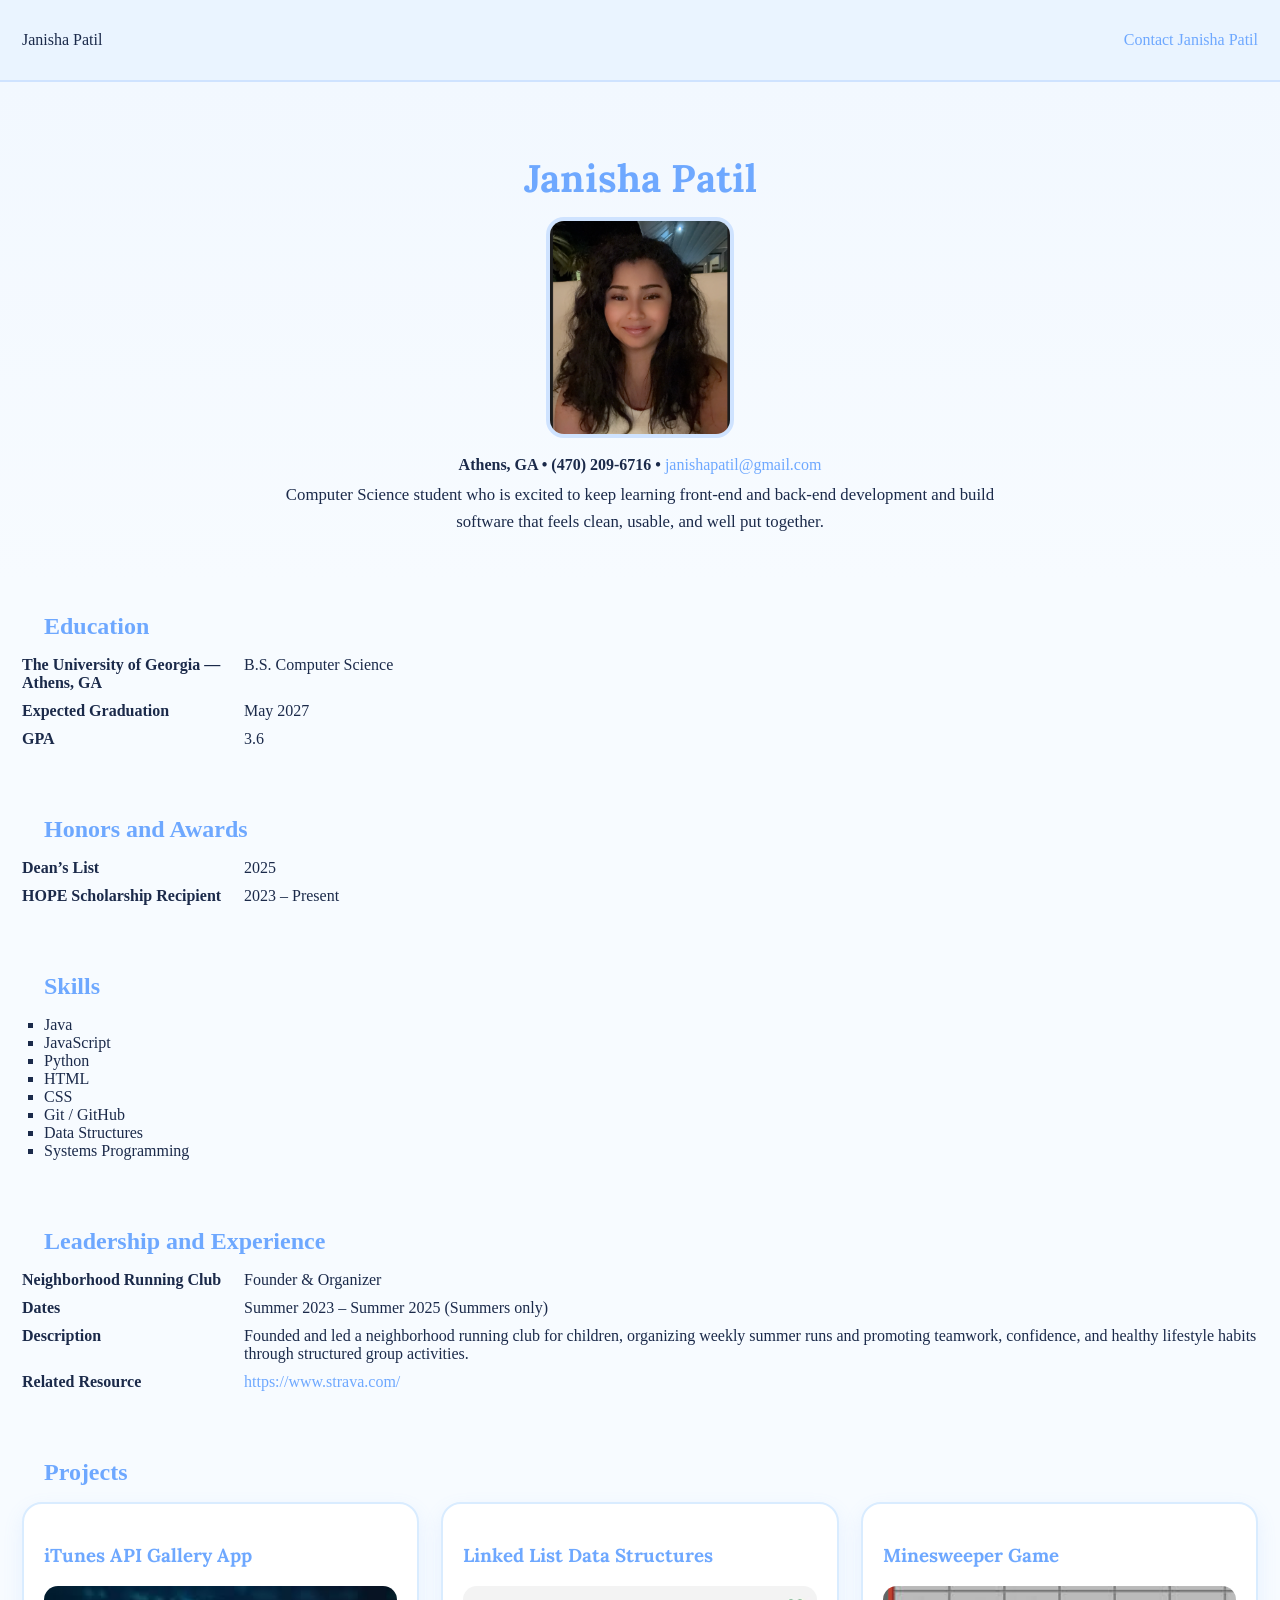
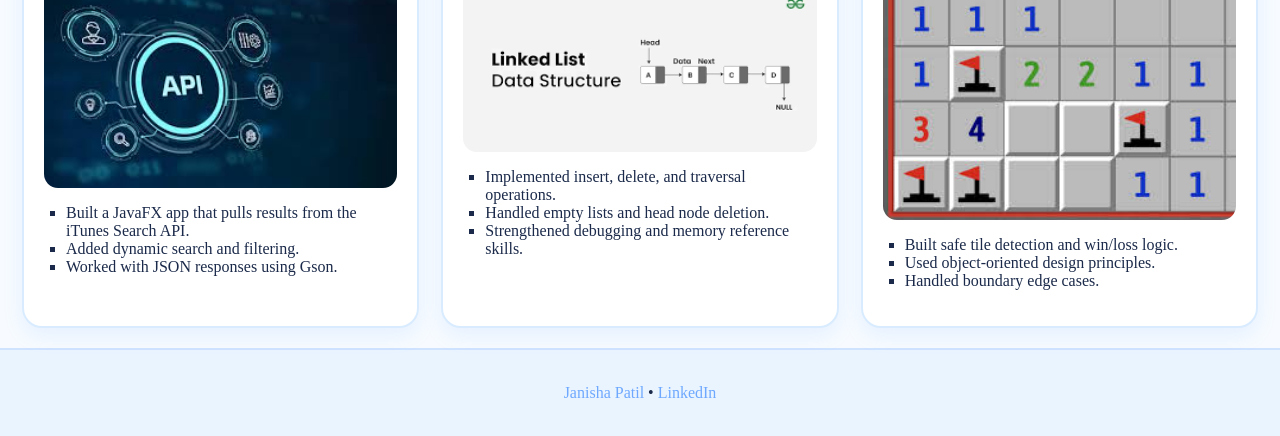
<file: index.html>
<!DOCTYPE html>
<html lang="en">
<head>
  <meta charset="UTF-8" />
  <meta name="viewport" content="width=device-width, initial-scale=1.0" />

  <link rel="preconnect" href="https://fonts.googleapis.com" />
  <link rel="preconnect" href="https://fonts.gstatic.com" crossorigin />
  <link href="https://fonts.googleapis.com/css2?family=Lora:wght@400;700&display=swap" rel="stylesheet" />

  <link rel="stylesheet" href="css/style.css" />

  <title>Janisha Patil</title>
</head>

<body>

<nav>
  <p>Janisha Patil</p>
  <p><a href="contact.html">Contact Janisha Patil</a></p>
</nav>

<header class="splash">
  <h1>Janisha Patil</h1>

  <img src="images/headshot.jpg" alt="Headshot of Janisha Patil" width="180" />

  <p class="address">
    Athens, GA • (470) 209-6716 •
    <a href="mailto:janishapatil@gmail.com">janishapatil@gmail.com</a>
  </p>

  <p class="tagline">
    Computer Science student who is excited to keep learning front-end and back-end
    development and build software that feels clean, usable, and well put together.
  </p>
</header>

<section>
  <h2>Education</h2>

  <dl>
    <dt>The University of Georgia — Athens, GA</dt>
    <dd>B.S. Computer Science</dd>

    <dt>Expected Graduation</dt>
    <dd>May 2027</dd>

    <dt>GPA</dt>
    <dd>3.6</dd>
  </dl>
</section>

<section>
  <h2>Honors and Awards</h2>

  <dl>
    <dt>Dean’s List</dt>
    <dd>2025</dd>

    <dt>HOPE Scholarship Recipient</dt>
    <dd>2023 – Present</dd>
  </dl>
</section>

<section>
  <h2>Skills</h2>

  <ul>
    <li>Java</li>
    <li>JavaScript</li>
    <li>Python</li>
    <li>HTML</li>
    <li>CSS</li>
    <li>Git / GitHub</li>
    <li>Data Structures</li>
    <li>Systems Programming</li>
  </ul>
</section>

<section>
  <h2>Leadership and Experience</h2>

  <dl>
    <dt>Neighborhood Running Club</dt>
    <dd>Founder & Organizer</dd>

    <dt>Dates</dt>
    <dd>Summer 2023 – Summer 2025 (Summers only)</dd>

    <dt>Description</dt>
    <dd>
      Founded and led a neighborhood running club for children, organizing weekly summer runs
      and promoting teamwork, confidence, and healthy lifestyle habits through structured
      group activities.
    </dd>

    <dt>Related Resource</dt>
    <dd>
      <a href="https://www.strava.com/">https://www.strava.com/</a>
    </dd>
  </dl>
</section>

<section>
  <h2>Projects</h2>

  <div class="three-col">

    <div class="card">
      <h3>iTunes API Gallery App</h3>
      <img src="images/api.png" alt="iTunes API gallery project preview" />
      <ul>
        <li>Built a JavaFX app that pulls results from the iTunes Search API.</li>
        <li>Added dynamic search and filtering.</li>
        <li>Worked with JSON responses using Gson.</li>
      </ul>
    </div>

    <div class="card">
      <h3>Linked List Data Structures</h3>
      <img src="images/linkedlist.png" alt="Linked list data structure diagram" />
      <ul>
        <li>Implemented insert, delete, and traversal operations.</li>
        <li>Handled empty lists and head node deletion.</li>
        <li>Strengthened debugging and memory reference skills.</li>
      </ul>
    </div>

    <div class="card">
      <h3>Minesweeper Game</h3>
      <img src="images/minesweeper.png" alt="Minesweeper project preview" />
      <ul>
        <li>Built safe tile detection and win/loss logic.</li>
        <li>Used object-oriented design principles.</li>
        <li>Handled boundary edge cases.</li>
      </ul>
    </div>

  </div>
</section>

<footer>
  <p>
    <a href="contact.html">Janisha Patil</a>
    •
    <a href="https://www.linkedin.com/in/janisha-patil-ab50a0294/">LinkedIn</a>
  </p>
</footer>

</body>
</html>
</file>
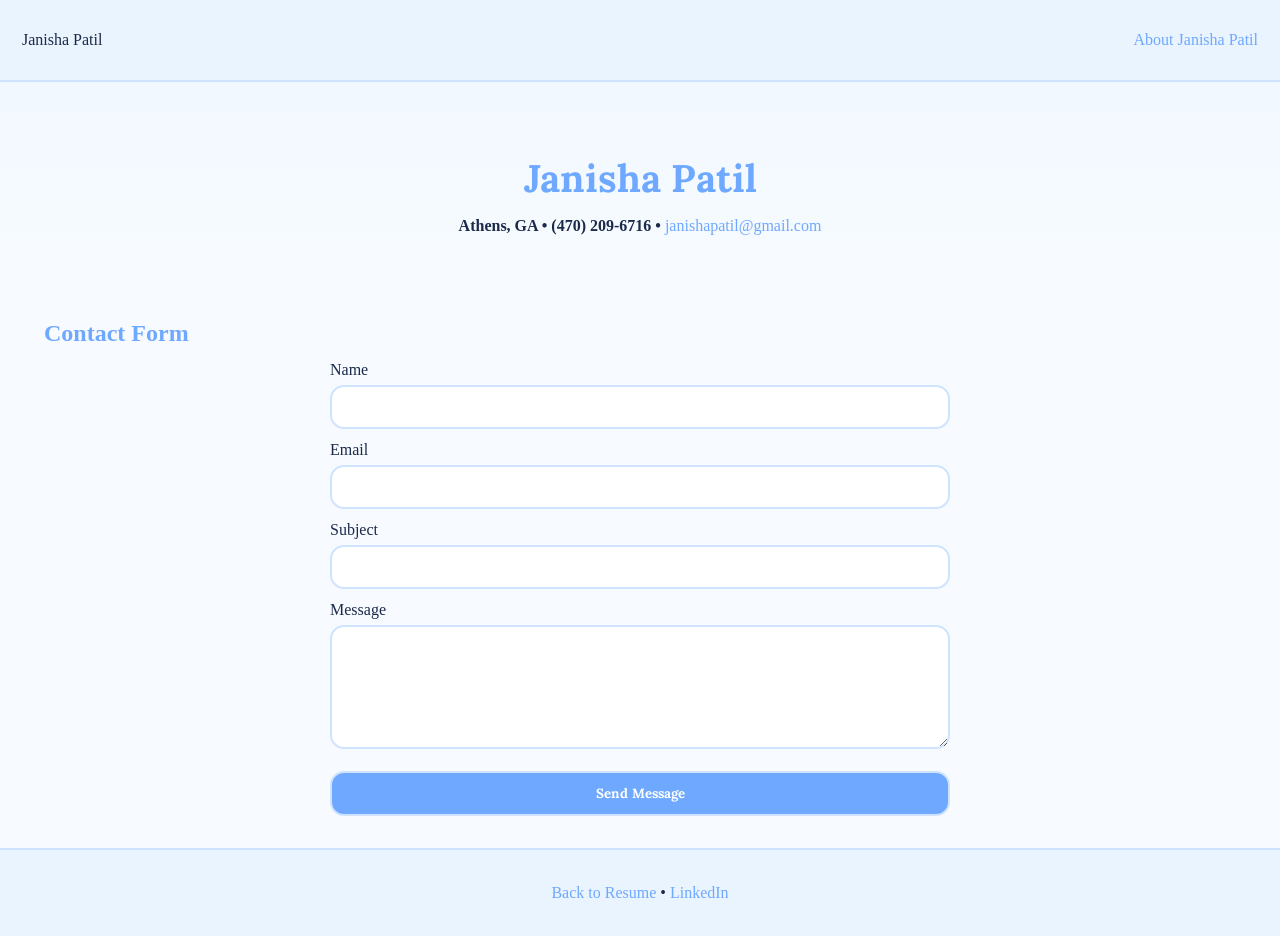
<file: contact.html>
<!DOCTYPE html>
<html lang="en">
<head>
  <meta charset="UTF-8" />
  <meta name="viewport" content="width=device-width, initial-scale=1.0" />

  <link rel="preconnect" href="https://fonts.googleapis.com" />
  <link rel="preconnect" href="https://fonts.gstatic.com" crossorigin />
  <link href="https://fonts.googleapis.com/css2?family=Lora:wght@400;700&display=swap" rel="stylesheet" />

  <link rel="stylesheet" href="css/style.css" />

  <title>Contact Janisha Patil</title>
</head>

<body>

<nav>
  <p>Janisha Patil</p>
  <p><a href="index.html">About Janisha Patil</a></p>
</nav>

<header class="splash">
  <h1>Janisha Patil</h1>

  <p class="address">
    Athens, GA • (470) 209-6716 •
    <a href="mailto:janishapatil@gmail.com">janishapatil@gmail.com</a>
  </p>
</header>

<section>
  <h2>Contact Form</h2>

  <div class="one-col">
    <form method="POST" action="https://formsubmit.co/janishapatil@gmail.com">

      <label>Name</label>
      <input type="text" name="name" required />

      <label>Email</label>
      <input type="email" name="email" required />

      <label>Subject</label>
      <input type="text" name="subject" required />

      <label>Message</label>
      <textarea name="message" rows="6" required></textarea>

      <button type="submit">Send Message</button>

    </form>
  </div>

</section>

<footer>
  <p>
    <a href="index.html">Back to Resume</a>
    •
    <a href="https://www.linkedin.com/in/janisha-patil-ab50a0294/">LinkedIn</a>
  </p>
</footer>

</body>
</html>
</file>
<file: css/style.css>
body {
  margin: 0;
  font-family: "Times New Roman", serif;
  background-color: #f7fbff;
  color: #1b2a4a;
}

nav {
  display: flex;
  justify-content: space-between;
  align-items: center;
  padding: 15px 22px;
  background-color: #eaf4ff;
  border-bottom: 2px solid #cfe3ff;
}

footer {
  display: flex;
  justify-content: center;
  padding: 18px;
  background-color: #eaf4ff;
  border-top: 2px solid #cfe3ff;
}

.splash {
  text-align: center;
  padding: 45px 20px;
  background: linear-gradient(to bottom, #f2f8ff, #f7fbff);
}

h1 {
  font-family: "Lora", serif;
  color: #6ea8ff;
  font-size: 2.4rem;
  margin-bottom: 14px;
}

.splash img {
  border-radius: 18px;
  border: 4px solid #cfe3ff;
}

.address {
  font-weight: bold;
  margin: 14px 0 8px 0;
}

.tagline {
  max-width: 720px;
  margin: 0 auto;
  line-height: 1.6;
  font-size: 1.05rem;
}

h2 {
  margin: 32px 22px 14px 22px;
  color: #6ea8ff;
}

h3 {
  font-family: "Lora", serif;
  color: #6ea8ff;
}

section {
  padding: 0 22px 20px 22px;
}

dl {
  display: grid;
  grid-template-columns: 200px 1fr;
  gap: 10px 22px;
}

dt {
  font-weight: bold;
}

dd {
  margin: 0;
}

ul {
  list-style-type: square;
  padding-left: 22px;
}

a {
  color: #6ea8ff;
  text-decoration: none;
  font-weight: 500;
}

a:hover {
  text-decoration: underline;
  color: #4d8dff;
}

.three-col {
  display: grid;
  grid-template-columns: repeat(3, 1fr);
  gap: 22px;
  margin-top: 16px;
}

.card {
  background-color: #ffffff;
  border: 2px solid #d9ecff;
  border-radius: 20px;
  padding: 20px;
  box-shadow: 0 8px 20px rgba(110, 168, 255, 0.12);
}

.card img {
  display: block;
  width: 100%;
  height: auto;
  border-radius: 14px;
  margin: 12px 0;
}

.one-col {
  max-width: 620px;
  margin: 0 auto;
}

input,
textarea,
button {
  width: 100%;
  padding: 12px;
  border-radius: 14px;
  border: 2px solid #cfe3ff;
  font-family: inherit;
  margin-top: 6px;
  margin-bottom: 12px;
}

input:focus,
textarea:focus {
  outline: none;
  border-color: #6ea8ff;
}

button {
  background-color: #6ea8ff;
  color: white;
  font-family: "Lora", serif;
  font-weight: bold;
  cursor: pointer;
  transition: background 0.2s ease;
}

button:hover {
  background-color: #4d8dff;
}

input, textarea {
  border: 2px solid #cfe3ff;
  border-radius: 14px;
  padding: 12px;
  width: 100%;
  box-sizing: border-box;
  font-family: inherit;
}

@media (max-width: 700px) {
  nav {
    flex-direction: column;
  }

  .three-col {
    grid-template-columns: 1fr;
  }
}
</file>
